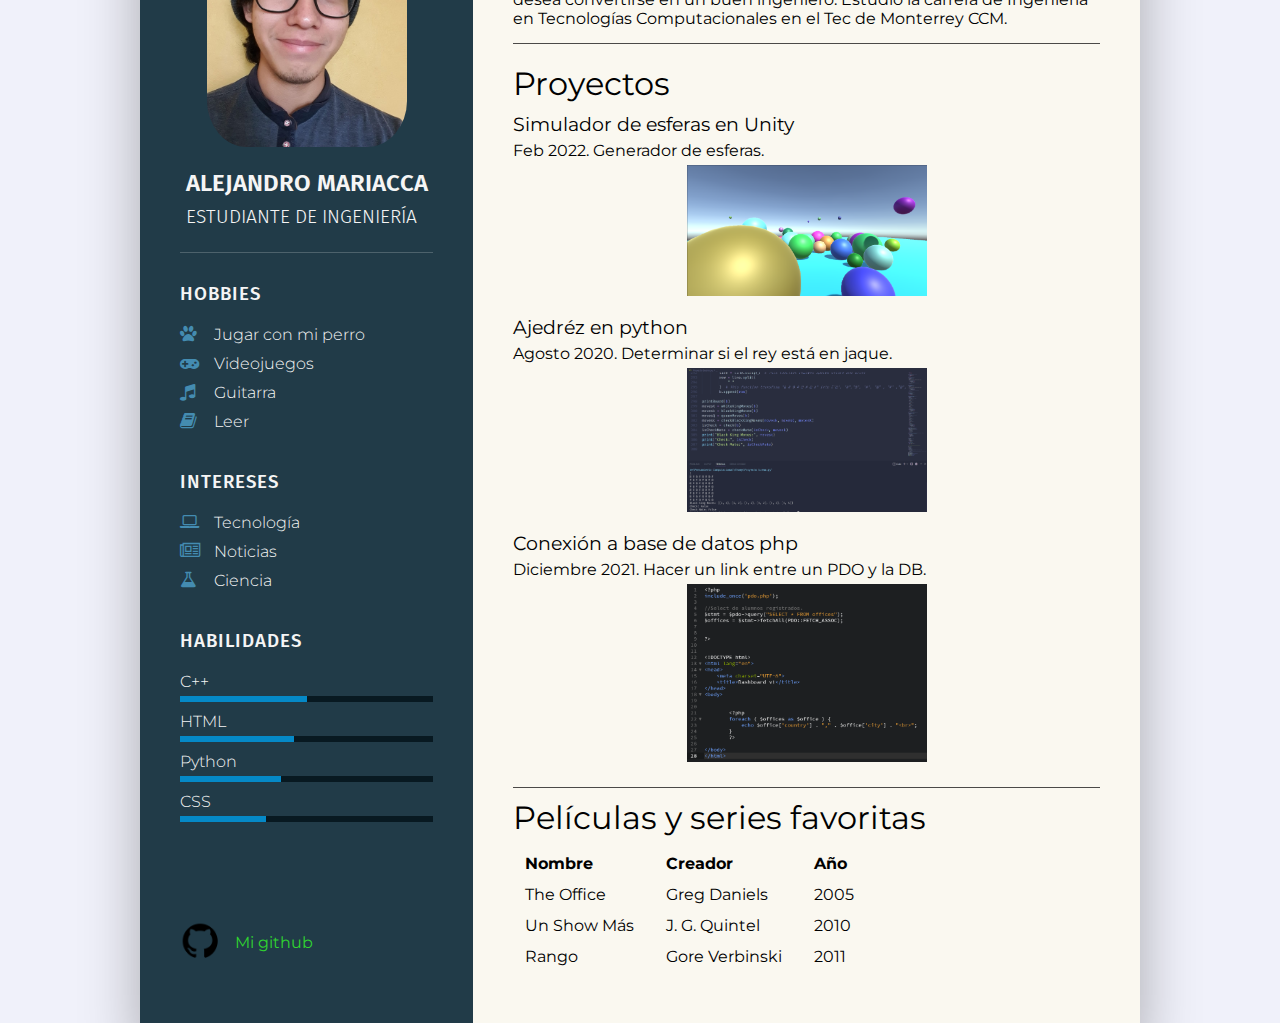
<file: index.html>
<!--
    Alejandro Mariacca Santin
    A01654102
    Mi CV con html y css.
-->

<html lang="es">
    <head>

        <meta charset="UTF-8">
        <meta name="viewport" content="width=device-width, initial-scale=1">
        <link href="https://fonts.googleapis.com/css2?family=Montserrat:wght@200;300;400;500;600&display=swap" rel="stylesheet">
        <link href="https://fonts.googleapis.com/css2?family=Fira+Sans:wght@200;300;400;500;600&display=swap" rel="stylesheet">        
        <link rel="stylesheet" href="https://cdnjs.cloudflare.com/ajax/libs/font-awesome/4.7.0/css/font-awesome.css" 
        integrity="sha512-5A8nwdMOWrSz20fDsjczgUidUBR8liPYU+WymTZP1lmY9G6Oc7HlZv156XqnsgNUzTyMefFTcsFH/tnJE/+xBg==" 
        crossorigin="anonymous" referrerpolicy="no-referrer" />

        <link href="styles.css" rel="stylesheet">
        <title>Alex M. CV</title>

    </head>

    <body>
        <div class="container">
            <div class="left-side"> 
                <div class="texto-perfil">
                    <div class="foto-contenedor">
                        <img class="foto-alex" src="img/Ale.jpeg" alt="Alejandro Mariacca">
                    </div>
                    <h2>Alejandro Mariacca<br> <span>Estudiante de ingeniería</span></h2>
                    <!--<h4>Estudiante de ingeniería</h4> -->
                </div>

                <div class="body-left">
                    <h3 class="title-hobby">Hobbies</h3>
                    <ul>
                        <li>
                            <span class="icon"><i class="fa fa-paw" aria-hidden="true"></i></span>
                            <span class="text"> Jugar con mi perro</span>
                        </li>
                        <li>
                            <span class="icon"><i class="fa fa-gamepad" aria-hidden="true"></i></span>
                            <span class="text"> Videojuegos</span>
                        </li>
                        <li>
                            <span class="icon"><i class="fa fa-music" aria-hidden="true"></i></span>
                            <span class="text"> Guitarra</span>
                        </li>
                        <li>
                            <span class="icon"><i class="fa fa-book" aria-hidden="true"></i></span>
                            <span class="text"> Leer</span>
                        </li>
                    </ul>
                </div>


                <div class="body-left">
                    <h3 class="title-hobby">Intereses</h3>
                    <ul>
                        <li>
                            <span class="icon"><i class="fa fa-laptop" aria-hidden="true"></i></span>
                            <span class="text"> Tecnología</span>
                        </li>
                        <li>
                            <span class="icon"><i class="fa fa-newspaper-o" aria-hidden="true"></i></i></span>
                            <span class="text"> Noticias</span>
                        </li>
                        <li>
                            <span class="icon"><i class="fa fa-flask" aria-hidden="true"></i></span>
                            <span class="text"> Ciencia</span>
                        </li>
                    </ul>
                </div>


                <div class="body-left lenguajes">
                    <h3 class="title-hobby">Habilidades</h3>
                    <ul>
                        <li>
                            <span class="text"> C++</span>
                            <span class="percent">
                                <div style="width: 50%;"></div>
                            </span>
                        </li>
                        <li>
                            <span class="text"> HTML</span>
                            <span class="percent">
                                <div style="width: 45%;"></div>
                            </span>
                        </li>
                        <li>
                            <span class="text"> Python</span>
                            <span class="percent">
                                <div style="width: 40%;"></div>
                            </span>
                        </li>
                        <li>
                            <span class="text"> CSS</span>
                            <span class="percent">
                                <div style="width: 34%;"></div>
                            </span>
                        </li>
                    </ul>
                </div>

                <div class="redes">
                    <img src="img/github.png">
                    <a href="https://github.com/alemarsa-exe">Mi github</a>
                </div>

            </div>
            
            <div class="right-side">
                <div class="resumen">
                    <h1>Sobre mi...</h1>
                    <p>Hola, mi nombre es Alejandro y soy un mexicano de 19 años de edad que desea
                        convertirse en un buen ingeniero. Estudio la carrera de Ingeniería en 
                        Tecnologías Computacionales en el Tec de Monterrey CCM.</p>
                </div>

                <div class="Proyectos">
                    <h1>Proyectos</h1>
                                       
                    <div class="images">
                        <div class="esferas">
                            <h3>Simulador de esferas en Unity</h3>
                            <h4>Feb 2022. Generador de esferas.</h4>
                            <a href="img/esferas.png"><img src="img/esferas.png" alt="esferas"></a>
                        </div>
                        <div class="ajedrez">
                            <h3>Ajedréz en python</h3>
                            <h4>Agosto 2020. Determinar si el rey está en jaque.</h4>
                            <a href="img/ajedréz.png"><img src="img/ajedréz.png" alt="código-ajedréz"></a>
                        </div>
                        <div class="database">
                            <h3>Conexión a base de datos php</h3>
                            <h4>Diciembre 2021. Hacer un link entre un PDO y la DB.</h4>
                            <a href="img/database.png"><img src="img/database.png" alt="documento-php"></a>
                        </div>
                    </div>
                    
                </div>

                <div class="pelis">
                    <h1>Películas y series favoritas</h1>
                    <table class="favoritos">
                        <tr>
                            <th>Nombre</th>
                            <th>Creador</th>
                            <th>Año</th>
                        </tr>
                        <tr>
                            <td>The Office</td>
                            <td>Greg Daniels</td>
                            <td>2005</td>
                        </tr>
                        <tr>
                            <td>Un Show Más</td>
                            <td>J. G. Quintel</td>       
                            <td>2010</td>
                        </tr>
                        <tr>
                            <td>Rango</td>
                            <td>Gore Verbinski</td>
                            <td>2011</td>
                        </tr>
                        
                    </table>
                </div>
                
            </div>
        </div>

    </body>
</html>
</file>
<file: styles.css>
*{
    margin:0;
    padding:0;
    box-sizing: border-box;
}

h1, h2, h3, body, h4, h5, h6, p{
    font-family: 'Montserrat', sans-serif;
    font-weight: 400;
}

body {
    /*background-color: #eee8e7;*/
    background-color: #F0F1FA;
    display: flex;
    justify-content: center;
    align-items: center;
    min-height: 100hv;
}

.container{
    position: relative;
    width: 100%;
    max-width: 1000px;
    min-height: 1000px;
    margin: 50px;
    /*background-color: #FBF8F1;*/
    background-color: #FAF8F0;
    display: grid;
    grid-template-columns: 1fr 2fr;
    box-shadow: 0 35px 55px rgba(0, 0, 0, 0.3);
}

.container .left-side{
    position: relative;
    /*background-color: #F7ECDE;*/
    /*background-color: #398AB9;*/
    color:whitesmoke;
    background-color: #213b48;
    padding: 40px;
}


.texto-perfil{
    position: relative;
    display: flex;
    flex-direction: column;
    align-items: center;
    padding-bottom: 18px;
    border-bottom: 1px solid rgba(255,255,255,0.2);
}

.texto-perfil .foto-contenedor{
    position: relative;
    width: 200px;
    height: 230px;
    border-radius: 20%;
    overflow: hidden;
}

.texto-perfil .foto-contenedor img{
    position: absolute;
    top: 0;
    left: 0;
    width: 100%;
    height: 100%;
    object-fit: cover;
}

.texto-perfil h2{
    font-size: 1.5em;
    margin-top: 20px;
    text-transform: uppercase;
    text-align: left;
    font-family: 'Fira Sans', sans-serif;
    font-weight: 600;
    line-height: 1.4em;
}

.texto-perfil h2 span{
    font-size: 0.8em;
    font-weight: 300;
}

.body-left{
    padding-top: 30px;
}

.title-hobby{
    text-transform: uppercase;
    font-family: 'Fira Sans', sans-serif;
    font-weight: 500;
    letter-spacing: 1px;
    margin-bottom: 20px;
}

.body-left ul{
    position: relative;
}

.body-left ul li{
    position: relative;
    list-style: none;
    margin: 10px 0;
}

.body-left ul li .icon{
    display: inline-block;
    width: 30px;
    font-size: 18px;
    color: #448cb1;
}

.body-left ul li .text{
    font-weight: 300;
}

.body-left.lenguajes .percent{
    position: relative;
    width: 100%;
    height: 6px;
    background-color: #081921;
    display: block;
    margin-top: 5px;
}

.body-left.lenguajes .percent div{
    position: absolute;
    top: 0;
    left: 0;
    height: 100%;
    background: #0589c7;
}

.redes img{
    padding-top: 89px;
    max-width: 43px;
}

.redes a {
    position: absolute;
    padding-top: 101px;
    padding-left: 12px;
}

.container .right-side{
    position: relative;
    /*background-color: #FBF8F1;*/
    background-color: #FAF8F0;
    padding: 40px;
}

.resumen{
    padding-bottom: 15px;
    border-bottom: 1px solid rgba(0,0,0,0.7);
}

.resumen p{
    margin-top: 10px;
    padding-top: 5px;
}

.proyectos{
    margin-top: 20px;
    padding-bottom: 15px;
    border-bottom: 1px solid rgba(0,0,0,0.7);
}

.proyectos h1{
    margin-top: 10px;
    margin-bottom: 10px;
}

.proyectos h3{
    margin-top: 10px;
    margin-bottom: 5px;
}

.proyectos h4{
    margin-bottom: 5px;
}

.proyectos a img{
    display: block;
    margin: 0 auto;
    width: 240px;
    padding-bottom: 10px;
}

.pelis{
    margin-top: 10px;
    margin-bottom: 5px;
}

.pelis h1{
    margin-bottom: 5px;
}

.pelis .favoritos{
    border-spacing: 12px;
}

.pelis .favoritos tr th{
     text-align: left;
}

th, td{
    padding-right: 20px;
}



a:link {
    color: rgb(48, 212, 48);
    background-color: transparent;
    text-decoration: none;
  }
  
  a:visited {
    color: pink;
    background-color: transparent;
    text-decoration: none;
  }
  
  a:hover {
    color: red;
    background-color: transparent;
    text-decoration: underline;
  }
  
  a:active {
    color: yellow;
    background-color: transparent;
    text-decoration: underline;
  }

@media (max-width: 700px){
    .container{
        margin: 10px;
        grid-template-columns: repeat(1, 1fr);
    }
}
</file>
